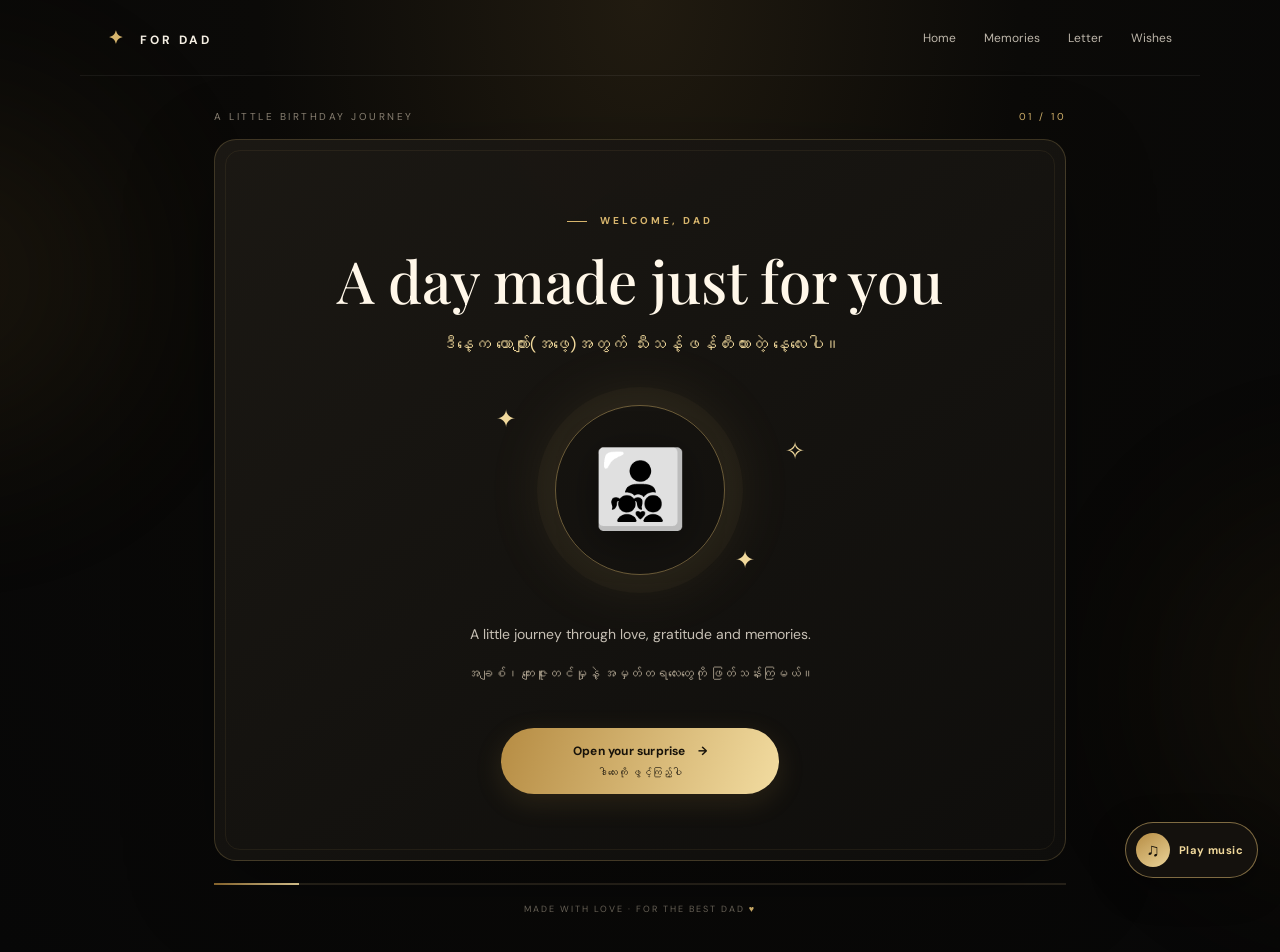
<file: index.html>
<!DOCTYPE html>
<html lang="en">
<head>
  <meta charset="UTF-8"><meta name="viewport" content="width=device-width, initial-scale=1.0">
  <meta name="theme-color" content="#090909"><title>Welcome, Dad | Dad's Birthday</title>
  <link rel="preconnect" href="https://fonts.googleapis.com"><link rel="preconnect" href="https://fonts.gstatic.com" crossorigin>
  <link href="https://fonts.googleapis.com/css2?family=DM+Sans:wght@400;500;600;700&family=Playfair+Display:wght@500;600;700&display=swap" rel="stylesheet">
  <link rel="stylesheet" href="style.css"><link rel="stylesheet" href="responsive.css">
  <script src="main.js" defer></script>
</head>
<body data-page="01">
  <div class="ambient ambient-one"></div><div class="ambient ambient-two"></div>
  <header class="topbar"><a class="brand" href="index.html"><span>✦</span> FOR DAD</a><button class="menu-toggle" aria-label="Toggle navigation" data-action="menu">☰</button><nav class="nav-links"><a href="index.html">Home</a><a href="memories.html">Memories</a><a href="letter.html">Letter</a><a href="wishes.html">Wishes</a></nav></header>
  <main class="page-shell">
    <div class="page-number">A LITTLE BIRTHDAY JOURNEY <span>01 / 10</span></div>
    <section class="content-card">
      <div class="eyebrow"><span></span> WELCOME, DAD</div>
      <h1>A day made just for you</h1><p class="myanmar lead-mm">ဒီနေ့က ယောကျ်ား(အဖေ့)အတွက် သီးသန့်ဖန်တီးထားတဲ့ နေ့လေးပါ။</p>
      <div class="hero-art"><div class="halo"></div><div class="dad-icon">👨‍👧‍👦</div><span class="spark s1">✦</span><span class="spark s2">✧</span><span class="spark s3">✦</span></div>
      <div class="copy-block"><p>A little journey through love, gratitude and memories.</p><p class="myanmar">အချစ်၊ ကျေးဇူးတင်မှုနဲ့ အမှတ်တရလေးတွေကို ဖြတ်သန်းကြမယ်။</p></div>
      <a class="gold-button next-button" href="gift.html">Open your surprise <span>→</span><small>ဒါလေးကို ဖွင့်ကြည့်ပါ</small></a>
    </section>
    <footer><div class="progress"><span style="width:10%"></span></div><p>MADE WITH LOVE · FOR THE BEST DAD <span>♥</span></p></footer>
  </main>
  <div class="toast" role="status" aria-live="polite"></div>
</body></html>
</file>
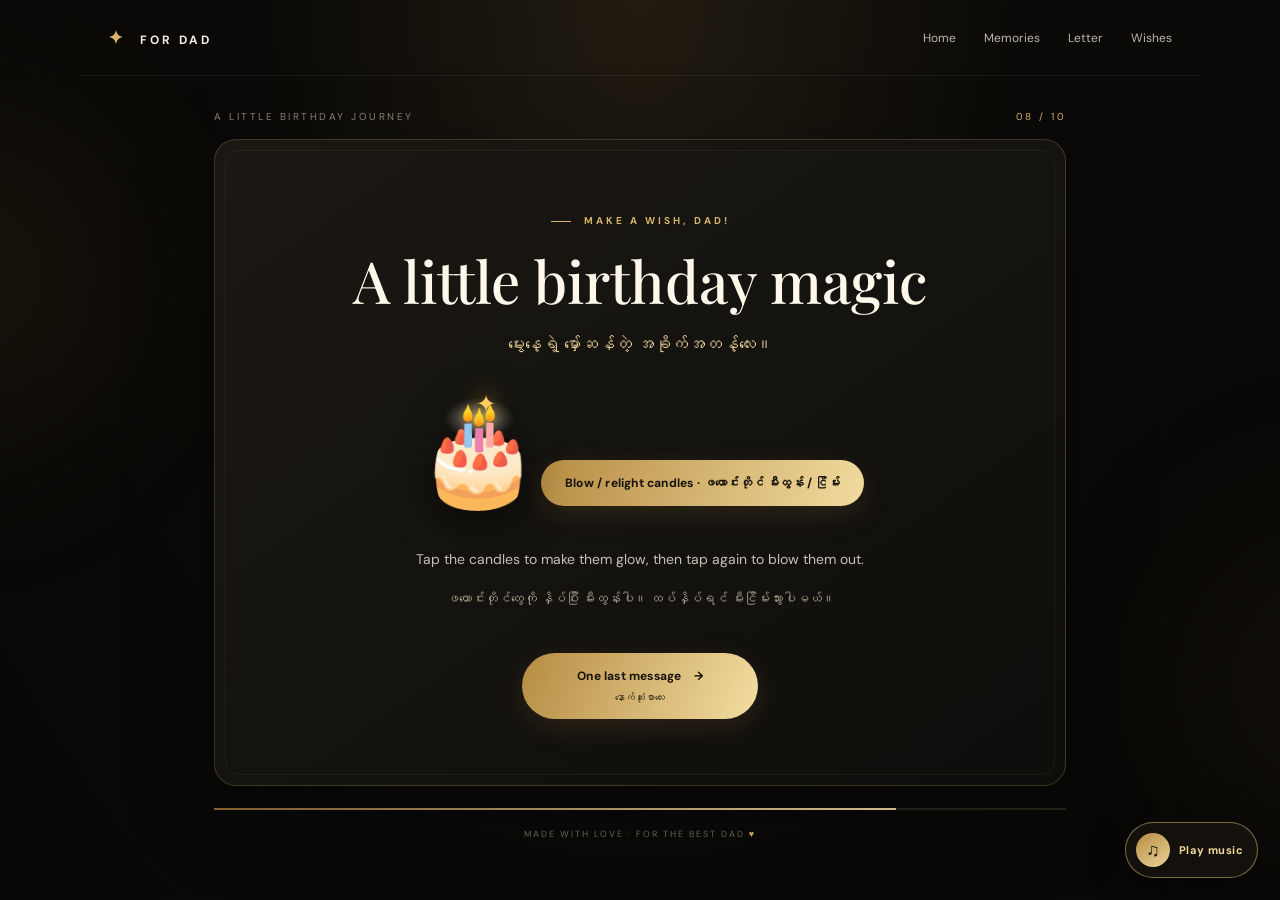
<file: cake.html>
<!DOCTYPE html>
<html lang="en">
<head>
  <meta charset="UTF-8"><meta name="viewport" content="width=device-width, initial-scale=1.0">
  <meta name="theme-color" content="#090909"><title>Make a wish, Dad! | Dad's Birthday</title>
  <link rel="preconnect" href="https://fonts.googleapis.com"><link rel="preconnect" href="https://fonts.gstatic.com" crossorigin>
  <link href="https://fonts.googleapis.com/css2?family=DM+Sans:wght@400;500;600;700&family=Playfair+Display:wght@500;600;700&display=swap" rel="stylesheet">
  <link rel="stylesheet" href="style.css"><link rel="stylesheet" href="responsive.css">
  <script src="main.js" defer></script>
</head>
<body data-page="08">
  <div class="ambient ambient-one"></div><div class="ambient ambient-two"></div>
  <header class="topbar"><a class="brand" href="index.html"><span>✦</span> FOR DAD</a><button class="menu-toggle" aria-label="Toggle navigation" data-action="menu">☰</button><nav class="nav-links"><a href="index.html">Home</a><a href="memories.html">Memories</a><a href="letter.html">Letter</a><a href="wishes.html">Wishes</a></nav></header>
  <main class="page-shell">
    <div class="page-number">A LITTLE BIRTHDAY JOURNEY <span>08 / 10</span></div>
    <section class="content-card">
      <div class="eyebrow"><span></span> MAKE A WISH, DAD!</div>
      <h1>A little birthday magic</h1><p class="myanmar lead-mm">မွေးနေ့ရဲ့ မှော်ဆန်တဲ့ အခိုက်အတန့်လေး။</p>
      <div class="cake-area"><div class="cake">🎂<span class="flame" data-flame>✦</span></div><button class="gold-button" data-action="candles">Blow / relight candles · ဖယောင်းတိုင် မီးထွန်း / ငြိမ်း</button><p class="reveal hidden" data-cake-message>Make a wish, Dad! မွေးနေ့ဆုတောင်းလေး ပြုလုပ်လိုက်ပါအုန်း။</p></div>
      <div class="copy-block"><p>Tap the candles to make them glow, then tap again to blow them out.</p><p class="myanmar">ဖယောင်းတိုင်တွေကို နှိပ်ပြီး မီးထွန်းပါ။ ထပ်နှိပ်ရင် မီးငြိမ်းသွားပါမယ်။</p></div>
      <a class="gold-button next-button" href="promise.html">One last message <span>→</span><small>နောက်ဆုံးစာလေး</small></a>
    </section>
    <footer><div class="progress"><span style="width:80%"></span></div><p>MADE WITH LOVE · FOR THE BEST DAD <span>♥</span></p></footer>
  </main>
  <div class="toast" role="status" aria-live="polite"></div>
</body></html>
</file>
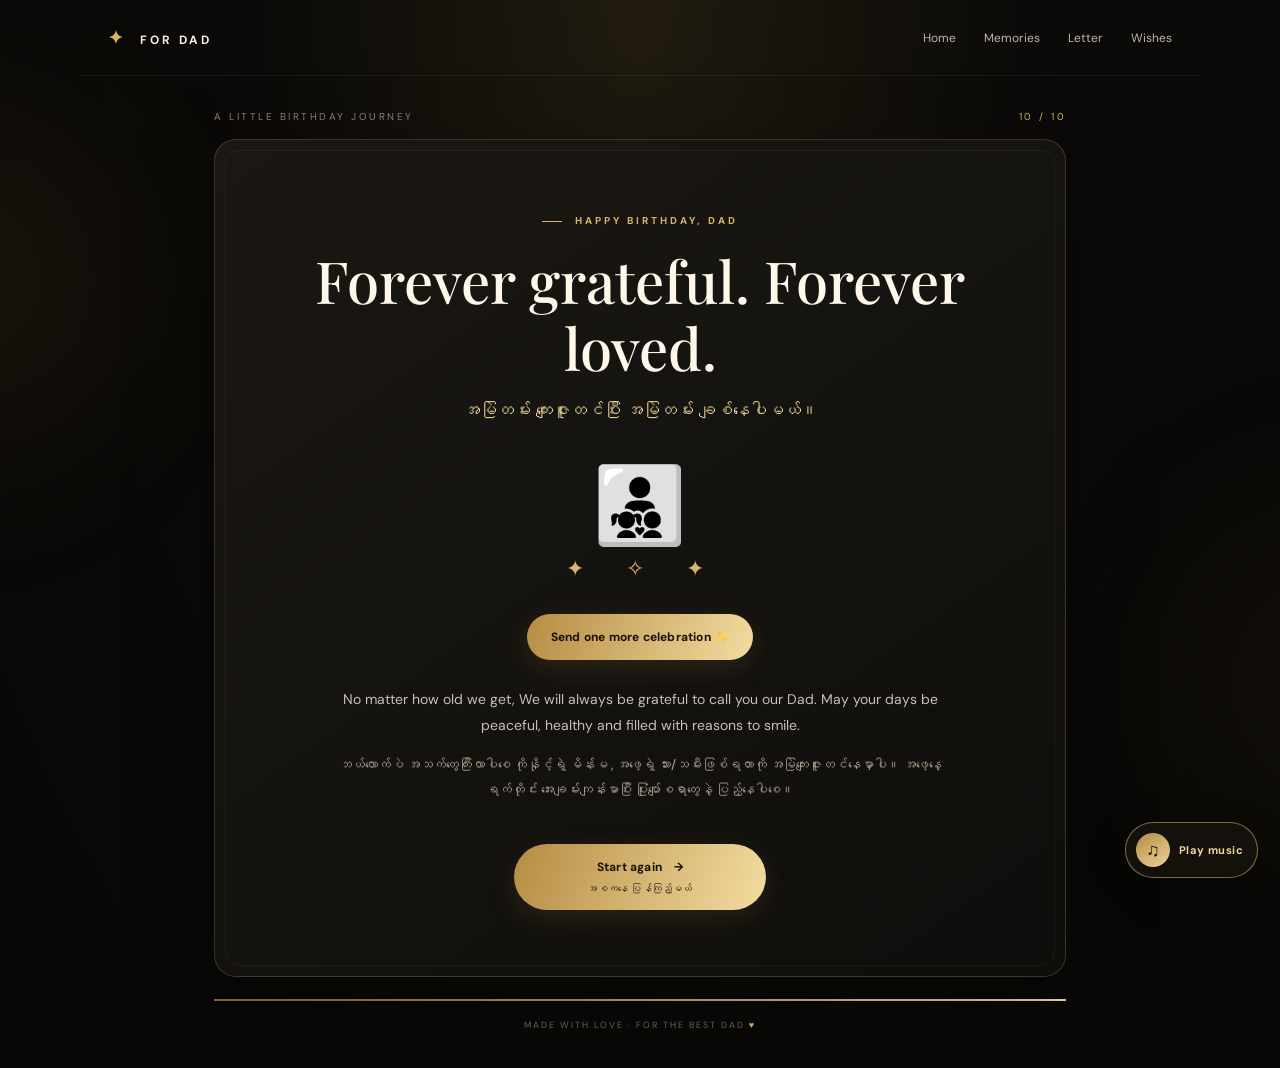
<file: final.html>
<!DOCTYPE html>
<html lang="en">
<head>
  <meta charset="UTF-8"><meta name="viewport" content="width=device-width, initial-scale=1.0">
  <meta name="theme-color" content="#090909"><title>Happy Birthday, Dad | Dad's Birthday</title>
  <link rel="preconnect" href="https://fonts.googleapis.com"><link rel="preconnect" href="https://fonts.gstatic.com" crossorigin>
  <link href="https://fonts.googleapis.com/css2?family=DM+Sans:wght@400;500;600;700&family=Playfair+Display:wght@500;600;700&display=swap" rel="stylesheet">
  <link rel="stylesheet" href="style.css"><link rel="stylesheet" href="responsive.css">
  <script src="main.js" defer></script>
</head>
<body data-page="10">
  <div class="ambient ambient-one"></div><div class="ambient ambient-two"></div>
  <header class="topbar"><a class="brand" href="index.html"><span>✦</span> FOR DAD</a><button class="menu-toggle" aria-label="Toggle navigation" data-action="menu">☰</button><nav class="nav-links"><a href="index.html">Home</a><a href="memories.html">Memories</a><a href="letter.html">Letter</a><a href="wishes.html">Wishes</a></nav></header>
  <main class="page-shell">
    <div class="page-number">A LITTLE BIRTHDAY JOURNEY <span>10 / 10</span></div>
    <section class="content-card">
      <div class="eyebrow"><span></span> HAPPY BIRTHDAY, DAD</div>
      <h1>Forever grateful. Forever loved.</h1><p class="myanmar lead-mm">အမြဲတမ်း ကျေးဇူးတင်ပြီး အမြဲတမ်း ချစ်နေပါမယ်။</p>
      <div class="final-art">👨‍👧‍👦<div class="orbit">✦　✧　✦</div></div><button class="gold-button" data-action="confetti">Send one more celebration ✨</button>
      <div class="copy-block"><p>No matter how old we get, We will always be grateful to call you our Dad. May your days be peaceful, healthy and filled with reasons to smile.</p><p class="myanmar">ဘယ်လောက်ပဲ အသက်တွေကြီးလာပါစေ ကိုနိုင့်ရဲ့ မိန်းမ , အဖေ့ရဲ့  သား/သမီးဖြစ်ရတာကို အမြဲကျေးဇူးတင်နေမှာပါ။ အဖေ့နေ့ရက်တိုင်း အေးချမ်းကျန်းမာပြီး ပြုံးပျော်စရာတွေနဲ့ ပြည့်နေပါစေ။</p></div>
      <a class="gold-button next-button" href="index.html">Start again <span>→</span><small>အစကနေ ပြန်ကြည့်မယ်</small></a>
    </section>
    <footer><div class="progress"><span style="width:100%"></span></div><p>MADE WITH LOVE · FOR THE BEST DAD <span>♥</span></p></footer>
  </main>
  <div class="toast" role="status" aria-live="polite"></div>
</body></html>
</file>
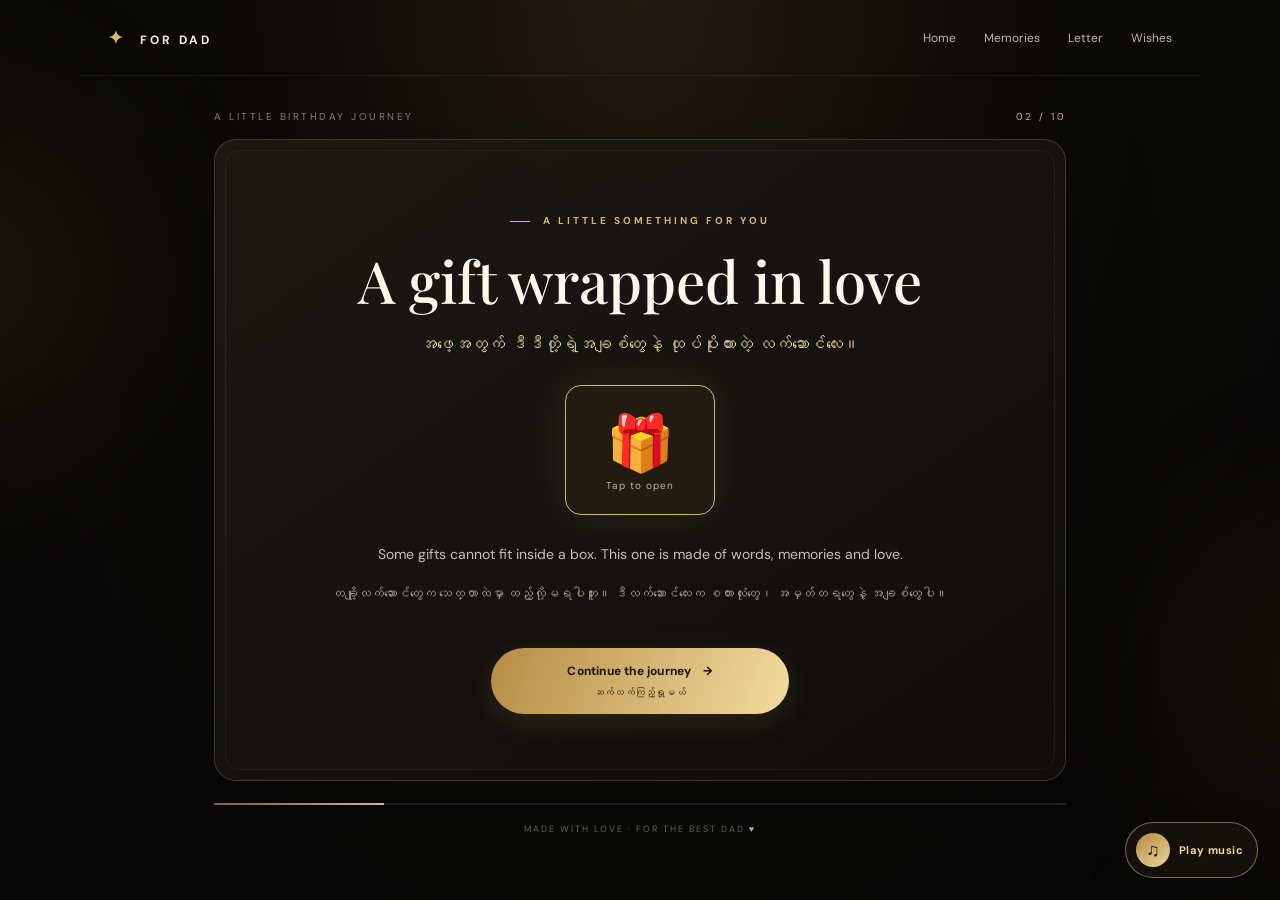
<file: gift.html>
<!DOCTYPE html>
<html lang="en">
<head>
  <meta charset="UTF-8"><meta name="viewport" content="width=device-width, initial-scale=1.0">
  <meta name="theme-color" content="#090909"><title>A little something for you | Dad's Birthday</title>
  <link rel="preconnect" href="https://fonts.googleapis.com"><link rel="preconnect" href="https://fonts.gstatic.com" crossorigin>
  <link href="https://fonts.googleapis.com/css2?family=DM+Sans:wght@400;500;600;700&family=Playfair+Display:wght@500;600;700&display=swap" rel="stylesheet">
  <link rel="stylesheet" href="style.css"><link rel="stylesheet" href="responsive.css">
  <script src="main.js" defer></script>
</head>
<body data-page="02">
  <div class="ambient ambient-one"></div><div class="ambient ambient-two"></div>
  <header class="topbar"><a class="brand" href="index.html"><span>✦</span> FOR DAD</a><button class="menu-toggle" aria-label="Toggle navigation" data-action="menu">☰</button><nav class="nav-links"><a href="index.html">Home</a><a href="memories.html">Memories</a><a href="letter.html">Letter</a><a href="wishes.html">Wishes</a></nav></header>
  <main class="page-shell">
    <div class="page-number">A LITTLE BIRTHDAY JOURNEY <span>02 / 10</span></div>
    <section class="content-card">
      <div class="eyebrow"><span></span> A LITTLE SOMETHING FOR YOU</div>
      <h1>A gift wrapped in love</h1><p class="myanmar lead-mm">အဖေ့အတွက် ဒီဒီတို့ရဲ့အချစ်တွေနဲ့ ထုပ်ပိုးထားတဲ့ လက်ဆောင်လေး။</p>
      <button class="gift-box" data-action="gift" aria-label="Open gift"><span>🎁</span><small>Tap to open</small></button><p class="reveal hidden" data-gift-message>For the person who has given me so much: a little reminder that you are loved. <br><span>အများကြီးပေးဆပ်ခဲ့တဲ့ အဖေ့အတွက် — အဖေ့ကို အရမ်းချစ်ခင်တန်ဖိုးထားပါတယ်။</span></p>
      <div class="copy-block"><p>Some gifts cannot fit inside a box. This one is made of words, memories and love.</p><p class="myanmar">တချို့လက်ဆောင်တွေက သေတ္တာထဲမှာ ထည့်လို့မရပါဘူး။ ဒီလက်ဆောင်လေးက စကားလုံးတွေ၊ အမှတ်တရတွေနဲ့ အချစ်တွေပါ။</p></div>
      <a class="gold-button next-button" href="memories.html">Continue the journey <span>→</span><small>ဆက်လက်ကြည့်ရှုမယ်</small></a>
    </section>
    <footer><div class="progress"><span style="width:20%"></span></div><p>MADE WITH LOVE · FOR THE BEST DAD <span>♥</span></p></footer>
  </main>
  <div class="toast" role="status" aria-live="polite"></div>
</body></html>
</file>
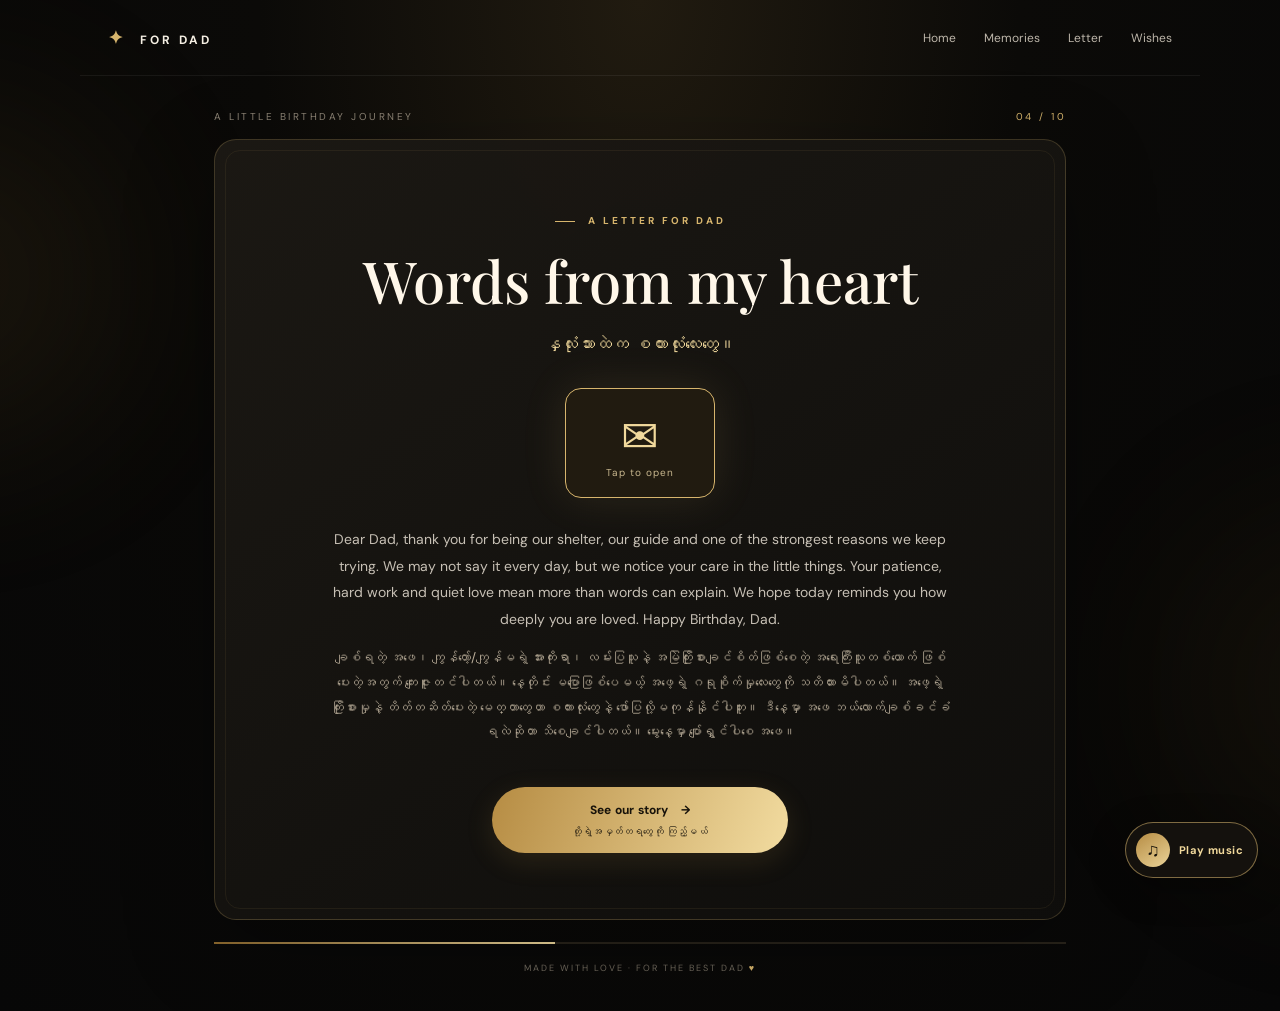
<file: letter.html>
<!DOCTYPE html>
<html lang="en">
<head>
  <meta charset="UTF-8"><meta name="viewport" content="width=device-width, initial-scale=1.0">
  <meta name="theme-color" content="#090909"><title>A letter for Dad | Dad's Birthday</title>
  <link rel="preconnect" href="https://fonts.googleapis.com"><link rel="preconnect" href="https://fonts.gstatic.com" crossorigin>
  <link href="https://fonts.googleapis.com/css2?family=DM+Sans:wght@400;500;600;700&family=Playfair+Display:wght@500;600;700&display=swap" rel="stylesheet">
  <link rel="stylesheet" href="style.css"><link rel="stylesheet" href="responsive.css">
  <script src="main.js" defer></script>
</head>
<body data-page="04">
  <div class="ambient ambient-one"></div><div class="ambient ambient-two"></div>
  <header class="topbar"><a class="brand" href="index.html"><span>✦</span> FOR DAD</a><button class="menu-toggle" aria-label="Toggle navigation" data-action="menu">☰</button><nav class="nav-links"><a href="index.html">Home</a><a href="memories.html">Memories</a><a href="letter.html">Letter</a><a href="wishes.html">Wishes</a></nav></header>
  <main class="page-shell">
    <div class="page-number">A LITTLE BIRTHDAY JOURNEY <span>04 / 10</span></div>
    <section class="content-card">
      <div class="eyebrow"><span></span> A LETTER FOR DAD</div>
      <h1>Words from my heart</h1><p class="myanmar lead-mm">နှလုံးသားထဲက စကားလုံးလေးတွေ။</p>
      <div class="letter-wrap"><button class="envelope" data-action="letter"><span>✉</span><small>Tap to open</small></button><article class="letter hidden" data-letter><h3>Dear Dad,</h3><p>Thank you for every sacrifice, every lesson and every quiet moment of support. We hope we can return even a little of the love you have always given me.</p><p>အဖေ့ရဲ့ ပေးဆပ်မှုတိုင်း၊ သင်ပေးခဲ့တဲ့ သင်ခန်းစာတိုင်းနဲ့ အားပေးမှုတိုင်းအတွက် ကျေးဇူးတင်ပါတယ်။ အဖေ ပေးခဲ့တဲ့ မေတ္တာတွေထဲက အနည်းငယ်ကိုတောင် ပြန်လည်ပေးဆပ်နိုင်သူ ဖြစ်ချင်ပါတယ်။</p><strong>With all my love ❤️</strong></article></div>
      <div class="copy-block"><p>Dear Dad, thank you for being our shelter, our guide and one of the strongest reasons we keep trying. We may not say it every day, but we notice your care in the little things. Your patience, hard work and quiet love mean more than words can explain. We hope today reminds you how deeply you are loved. Happy Birthday, Dad.</p><p class="myanmar">ချစ်ရတဲ့ အဖေ၊ ကျွန်တော့်/ကျွန်မရဲ့ အားကိုးရာ၊ လမ်းပြသူနဲ့ အမြဲကြိုးစားချင်စိတ်ဖြစ်စေတဲ့ အရေးကြီးသူတစ်ယောက် ဖြစ်ပေးတဲ့အတွက် ကျေးဇူးတင်ပါတယ်။ နေ့တိုင်း မပြောဖြစ်ပေမယ့် အဖေ့ရဲ့ ဂရုစိုက်မှုလေးတွေကို သတိထားမိပါတယ်။ အဖေ့ရဲ့ ကြိုးစားမှုနဲ့ တိတ်တဆိတ်ပေးတဲ့ မေတ္တာတွေဟာ စကားလုံးတွေနဲ့ ဖော်ပြလို့မကုန်နိုင်ပါဘူး။ ဒီနေ့မှာ အဖေ ဘယ်လောက်ချစ်ခင်ခံရလဲဆိုတာ သိစေချင်ပါတယ်။ မွေးနေ့မှာ ပျော်ရွှင်ပါစေ အဖေ။</p></div>
      <a class="gold-button next-button" href="timeline.html">See our story <span>→</span><small>တို့ရဲ့အမှတ်တရတွေကို ကြည့်မယ်</small></a>
    </section>
    <footer><div class="progress"><span style="width:40%"></span></div><p>MADE WITH LOVE · FOR THE BEST DAD <span>♥</span></p></footer>
  </main>
  <div class="toast" role="status" aria-live="polite"></div>
</body></html>
</file>
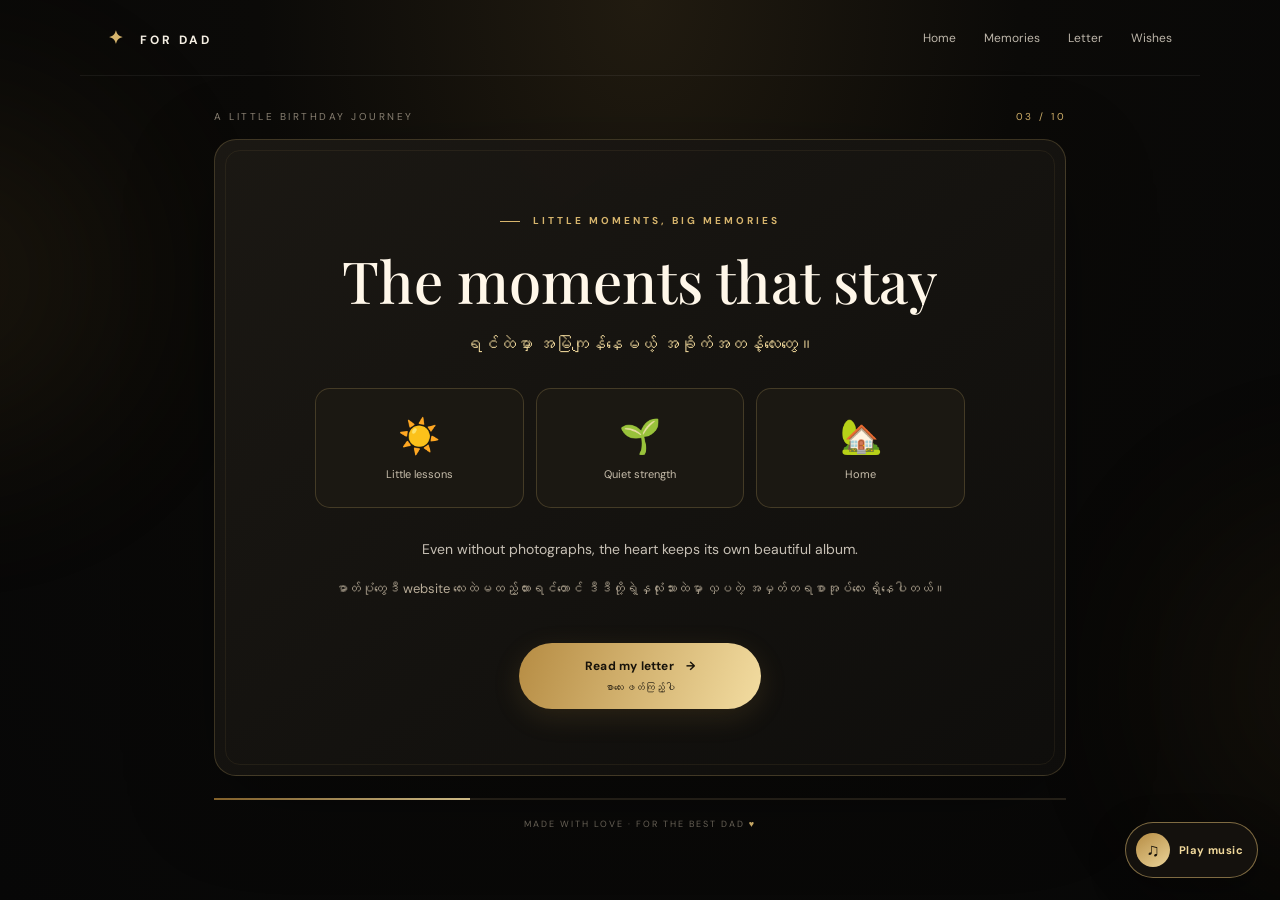
<file: memories.html>
<!DOCTYPE html>
<html lang="en">
<head>
  <meta charset="UTF-8"><meta name="viewport" content="width=device-width, initial-scale=1.0">
  <meta name="theme-color" content="#090909"><title>Little moments, big memories | Dad's Birthday</title>
  <link rel="preconnect" href="https://fonts.googleapis.com"><link rel="preconnect" href="https://fonts.gstatic.com" crossorigin>
  <link href="https://fonts.googleapis.com/css2?family=DM+Sans:wght@400;500;600;700&family=Playfair+Display:wght@500;600;700&display=swap" rel="stylesheet">
  <link rel="stylesheet" href="style.css"><link rel="stylesheet" href="responsive.css">
  <script src="main.js" defer></script>
</head>
<body data-page="03">
  <div class="ambient ambient-one"></div><div class="ambient ambient-two"></div>
  <header class="topbar"><a class="brand" href="index.html"><span>✦</span> FOR DAD</a><button class="menu-toggle" aria-label="Toggle navigation" data-action="menu">☰</button><nav class="nav-links"><a href="index.html">Home</a><a href="memories.html">Memories</a><a href="letter.html">Letter</a><a href="wishes.html">Wishes</a></nav></header>
  <main class="page-shell">
    <div class="page-number">A LITTLE BIRTHDAY JOURNEY <span>03 / 10</span></div>
    <section class="content-card">
      <div class="eyebrow"><span></span> LITTLE MOMENTS, BIG MEMORIES</div>
      <h1>The moments that stay</h1><p class="myanmar lead-mm">ရင်ထဲမှာ အမြဲကျန်နေမယ့် အခိုက်အတန့်လေးတွေ။</p>
      <div class="memory-grid"><button class="memory-tile" data-reveal="Your gentle advice stays with me. | အဖေ့ရဲ့ လမ်းညွှန်ပေးခဲ့ဘူးတယ့်အကြံဉာဏ်ကောင်းတွေကို အမြဲသတိရနေပါတယ်။">☀️<small>Little lessons</small></button><button class="memory-tile" data-reveal="Your hard work taught me not to give up. | အဖေ့ရဲ့ ကြိုးစားမှုတွေက ဒီဒီတို့ကိုဘယ်အလုပ်ဘဲလုပ်လုပ် လွယ်လွယ်နဲ့လက်မလျှော့ဖို့ သင်ပေးခဲ့တယ်။">🌱<small>Quiet strength</small></button><button class="memory-tile" data-reveal="Your care makes ordinary days feel safe. | အဖေ့ရဲ့ ဂရုစိုက်မှုကြောင့် နေ့ရိုးရိုးလေးတွေတောင် လုံခြုံနွေးထွေးပါတယ်။">🏡<small>Home</small></button></div><p class="reveal hidden" data-reveal-output></p>
      <div class="copy-block"><p>Even without photographs, the heart keeps its own beautiful album.</p><p class="myanmar">ဓာတ်ပုံတွေဒီ website ‌လေးထဲမထည့်ထားရင်တောင် ဒီဒီတို့ရဲ့နှလုံးသားထဲမှာ လှပတဲ့ အမှတ်တရစာအုပ်လေး ရှိနေပါတယ်။</p></div>
      <a class="gold-button next-button" href="letter.html">Read my letter <span>→</span><small>စာလေးဖတ်ကြည့်ပါ</small></a>
    </section>
    <footer><div class="progress"><span style="width:30%"></span></div><p>MADE WITH LOVE · FOR THE BEST DAD <span>♥</span></p></footer>
  </main>
  <div class="toast" role="status" aria-live="polite"></div>
</body></html>
</file>
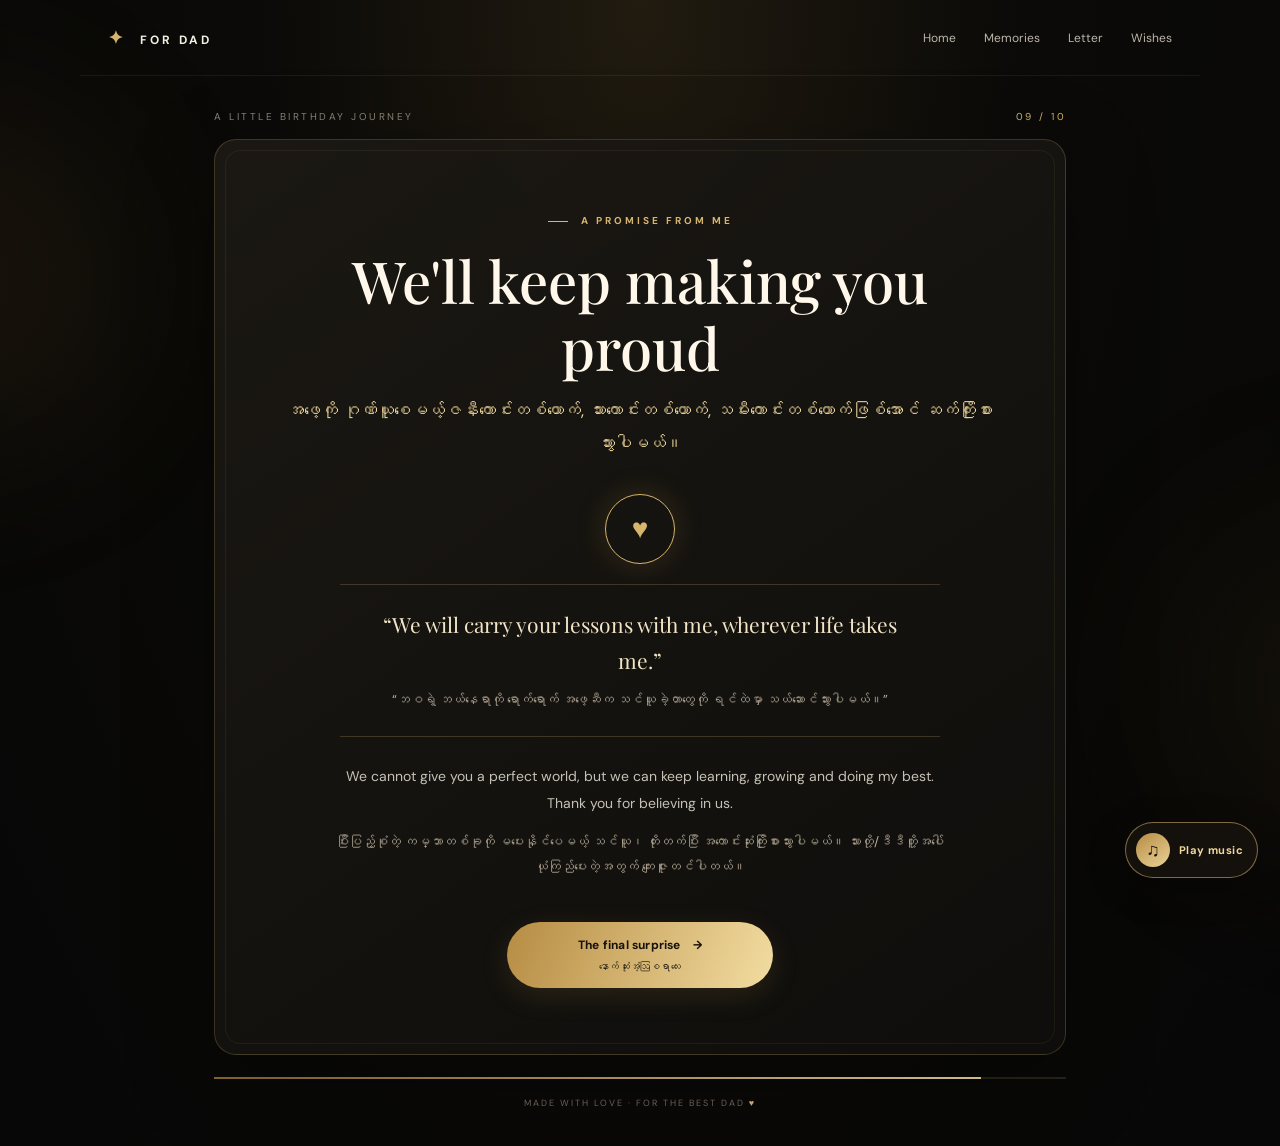
<file: promise.html>
<!DOCTYPE html>
<html lang="en">
<head>
  <meta charset="UTF-8"><meta name="viewport" content="width=device-width, initial-scale=1.0">
  <meta name="theme-color" content="#090909"><title>A promise from me | Dad's Birthday</title>
  <link rel="preconnect" href="https://fonts.googleapis.com"><link rel="preconnect" href="https://fonts.gstatic.com" crossorigin>
  <link href="https://fonts.googleapis.com/css2?family=DM+Sans:wght@400;500;600;700&family=Playfair+Display:wght@500;600;700&display=swap" rel="stylesheet">
  <link rel="stylesheet" href="style.css"><link rel="stylesheet" href="responsive.css">
  <script src="main.js" defer></script>
</head>
<body data-page="09">
  <div class="ambient ambient-one"></div><div class="ambient ambient-two"></div>
  <header class="topbar"><a class="brand" href="index.html"><span>✦</span> FOR DAD</a><button class="menu-toggle" aria-label="Toggle navigation" data-action="menu">☰</button><nav class="nav-links"><a href="index.html">Home</a><a href="memories.html">Memories</a><a href="letter.html">Letter</a><a href="wishes.html">Wishes</a></nav></header>
  <main class="page-shell">
    <div class="page-number">A LITTLE BIRTHDAY JOURNEY <span>09 / 10</span></div>
    <section class="content-card">
      <div class="eyebrow"><span></span> A PROMISE FROM ME</div>
      <h1>We'll keep making you proud</h1><p class="myanmar lead-mm">အဖေ့ကို ဂုဏ်ယူစေမယ့်ဇနီးကောင်းတစ်ယောက်, သားကောင်းတစ်ယောက်, သမီးကောင်းတစ်ယောက်ဖြစ်အောင် ဆက်ကြိုးစားသွားပါမယ်။</p>
      <div class="promise-seal">♥</div><blockquote>“We will carry your lessons with me, wherever life takes me.”<br><span>“ဘဝရဲ့ ဘယ်နေရာကို ရောက်ရောက် အဖေ့ဆီက သင်ယူခဲ့တာတွေကို ရင်ထဲမှာ သယ်ဆောင်သွားပါမယ်။”</span></blockquote>
      <div class="copy-block"><p>We cannot give you a perfect world, but we can keep learning, growing and doing my best. Thank you for believing in us.</p><p class="myanmar">ပြီးပြည့်စုံတဲ့ ကမ္ဘာတစ်ခုကို မပေးနိုင်ပေမယ့် သင်ယူ၊ တိုးတက်ပြီး အကောင်းဆုံးကြိုးစားသွားပါမယ်။ သားတို့/ဒီဒီတိူ့အပေါ် ယုံကြည်ပေးတဲ့အတွက် ကျေးဇူးတင်ပါတယ်။</p></div>
      <a class="gold-button next-button" href="final.html">The final surprise <span>→</span><small>နောက်ဆုံးအံ့ဩစရာလေး</small></a>
    </section>
    <footer><div class="progress"><span style="width:90%"></span></div><p>MADE WITH LOVE · FOR THE BEST DAD <span>♥</span></p></footer>
  </main>
  <div class="toast" role="status" aria-live="polite"></div>
</body></html>
</file>
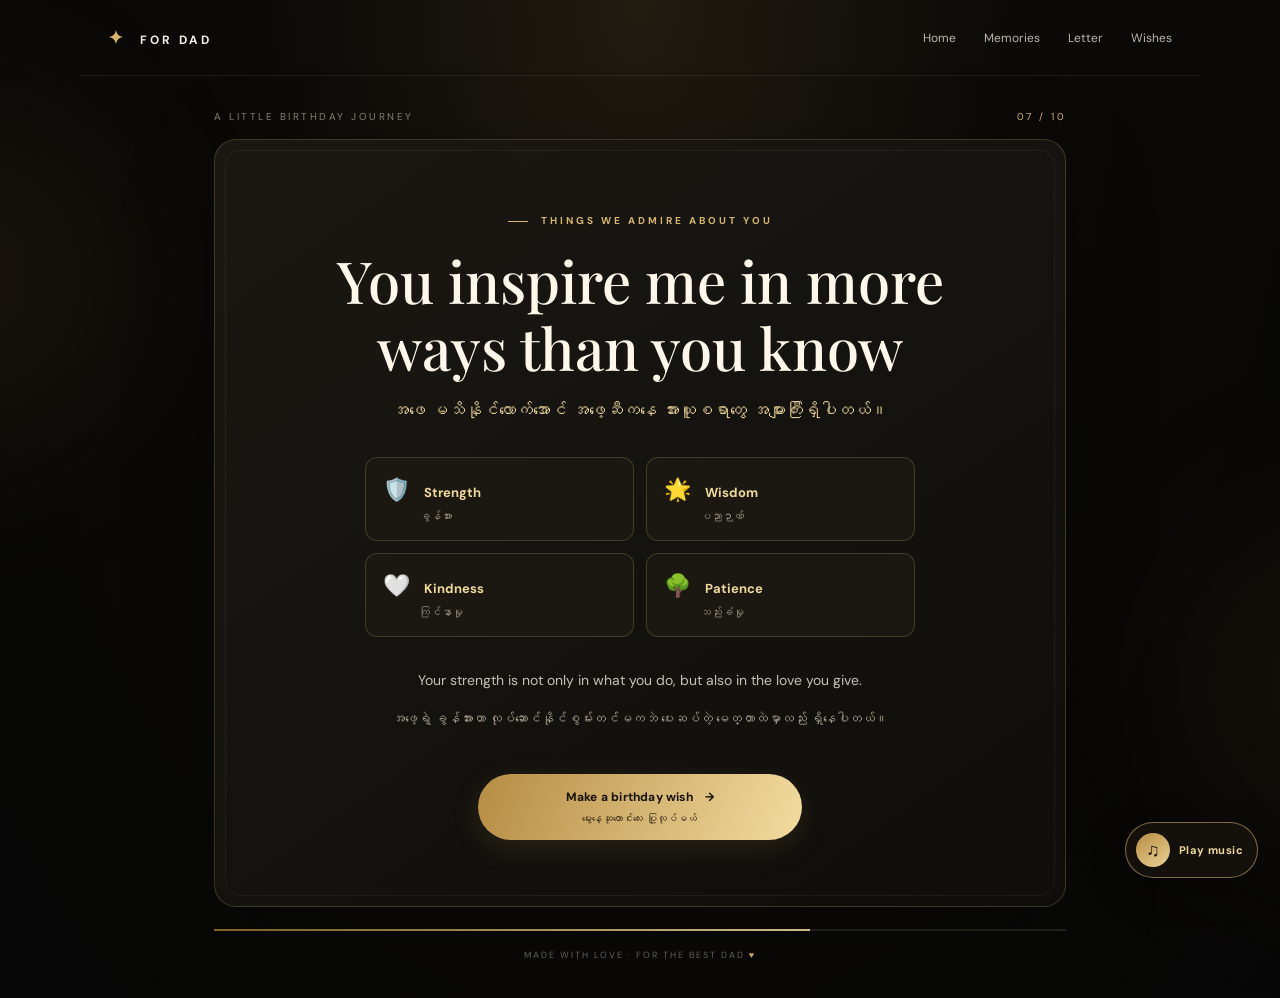
<file: qualities.html>
<!DOCTYPE html>
<html lang="en">
<head>
  <meta charset="UTF-8"><meta name="viewport" content="width=device-width, initial-scale=1.0">
  <meta name="theme-color" content="#090909"><title>Things we admire about you | Dad's Birthday</title>
  <link rel="preconnect" href="https://fonts.googleapis.com"><link rel="preconnect" href="https://fonts.gstatic.com" crossorigin>
  <link href="https://fonts.googleapis.com/css2?family=DM+Sans:wght@400;500;600;700&family=Playfair+Display:wght@500;600;700&display=swap" rel="stylesheet">
  <link rel="stylesheet" href="style.css"><link rel="stylesheet" href="responsive.css">
  <script src="main.js" defer></script>
</head>
<body data-page="07">
  <div class="ambient ambient-one"></div><div class="ambient ambient-two"></div>
  <header class="topbar"><a class="brand" href="index.html"><span>✦</span> FOR DAD</a><button class="menu-toggle" aria-label="Toggle navigation" data-action="menu">☰</button><nav class="nav-links"><a href="index.html">Home</a><a href="memories.html">Memories</a><a href="letter.html">Letter</a><a href="wishes.html">Wishes</a></nav></header>
  <main class="page-shell">
    <div class="page-number">A LITTLE BIRTHDAY JOURNEY <span>07 / 10</span></div>
    <section class="content-card">
      <div class="eyebrow"><span></span> THINGS WE ADMIRE ABOUT YOU</div>
      <h1>You inspire me in more ways than you know</h1><p class="myanmar lead-mm">အဖေ မသိနိုင်လောက်အောင် အဖေ့ဆီကနေ အားယူစရာတွေ အများကြီးရှိပါတယ်။</p>
      <div class="quality-list"><div>🛡️ <b>Strength</b><span>ခွန်အား</span></div><div>🌟 <b>Wisdom</b><span>ပညာဉာဏ်</span></div><div>🤍 <b>Kindness</b><span>ကြင်နာမှု</span></div><div>🌳 <b>Patience</b><span>သည်းခံမှု</span></div></div>
      <div class="copy-block"><p>Your strength is not only in what you do, but also in the love you give.</p><p class="myanmar">အဖေ့ရဲ့ ခွန်အားဟာ လုပ်ဆောင်နိုင်စွမ်းတင်မကဘဲ ပေးဆပ်တဲ့ မေတ္တာထဲမှာလည်း ရှိနေပါတယ်။</p></div>
      <a class="gold-button next-button" href="cake.html">Make a birthday wish <span>→</span><small>မွေးနေ့ဆုတောင်းလေး ပြုလုပ်မယ်</small></a>
    </section>
    <footer><div class="progress"><span style="width:70%"></span></div><p>MADE WITH LOVE · FOR THE BEST DAD <span>♥</span></p></footer>
  </main>
  <div class="toast" role="status" aria-live="polite"></div>
</body></html>
</file>
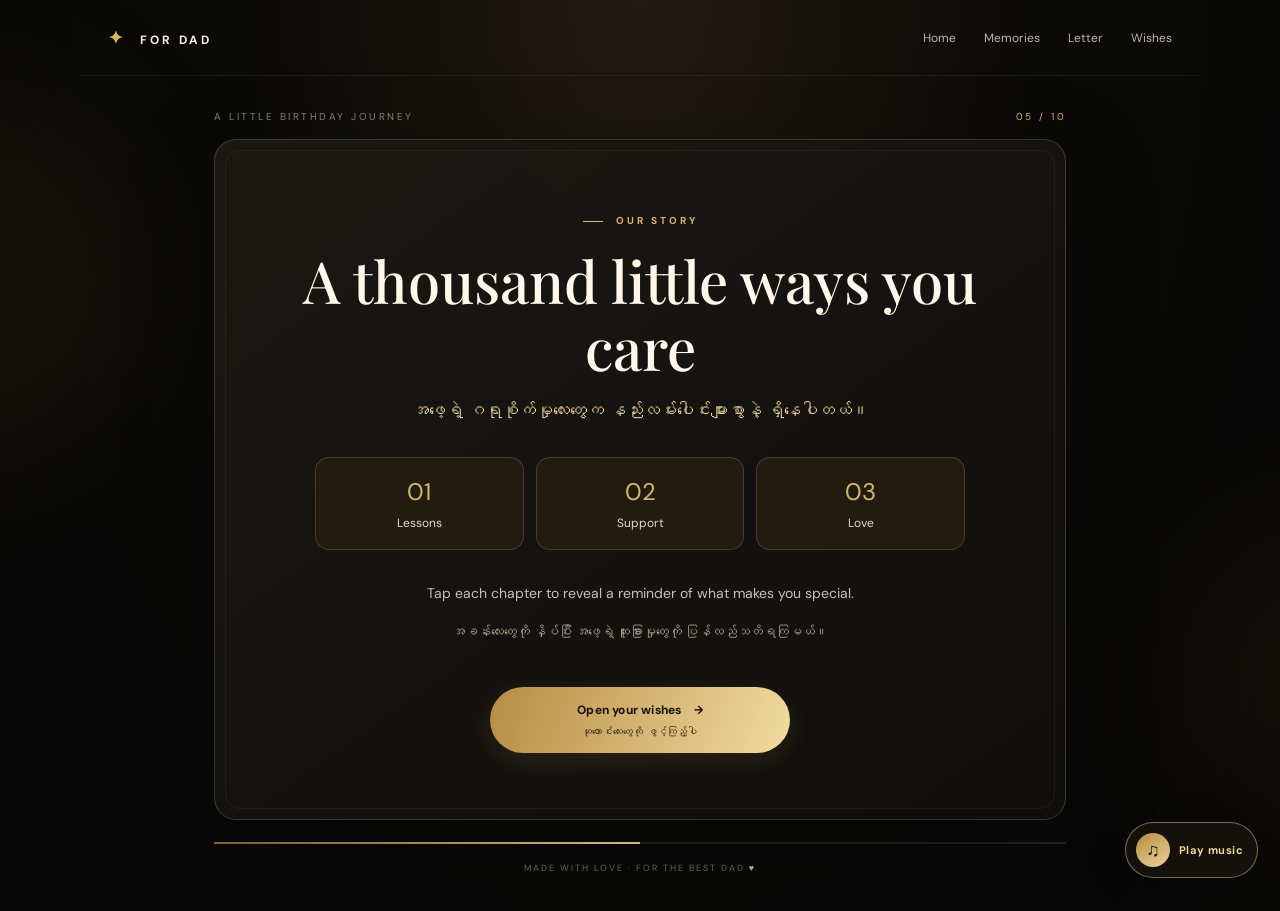
<file: timeline.html>
<!DOCTYPE html>
<html lang="en">
<head>
  <meta charset="UTF-8"><meta name="viewport" content="width=device-width, initial-scale=1.0">
  <meta name="theme-color" content="#090909"><title>Our story | Dad's Birthday</title>
  <link rel="preconnect" href="https://fonts.googleapis.com"><link rel="preconnect" href="https://fonts.gstatic.com" crossorigin>
  <link href="https://fonts.googleapis.com/css2?family=DM+Sans:wght@400;500;600;700&family=Playfair+Display:wght@500;600;700&display=swap" rel="stylesheet">
  <link rel="stylesheet" href="style.css"><link rel="stylesheet" href="responsive.css">
  <script src="main.js" defer></script>
</head>
<body data-page="05">
  <div class="ambient ambient-one"></div><div class="ambient ambient-two"></div>
  <header class="topbar"><a class="brand" href="index.html"><span>✦</span> FOR DAD</a><button class="menu-toggle" aria-label="Toggle navigation" data-action="menu">☰</button><nav class="nav-links"><a href="index.html">Home</a><a href="memories.html">Memories</a><a href="letter.html">Letter</a><a href="wishes.html">Wishes</a></nav></header>
  <main class="page-shell">
    <div class="page-number">A LITTLE BIRTHDAY JOURNEY <span>05 / 10</span></div>
    <section class="content-card">
      <div class="eyebrow"><span></span> OUR STORY</div>
      <h1>A thousand little ways you care</h1><p class="myanmar lead-mm">အဖေ့ရဲ့ ဂရုစိုက်မှုလေးတွေက နည်းလမ်းပေါင်းများစွာနဲ့ ရှိနေပါတယ်။</p>
      <div class="timeline"><button data-reveal="You taught us by example. | အဖေ့ရဲ့ လုပ်ရပ်တွေကနေ သင်ယူခဲ့ရပါတယ်။">01 <span>Lessons</span></button><button data-reveal="You stood beside us when we needed support. | လိုအပ်တဲ့အချိန်တိုင်း အနားမှာ ရှိပေးခဲ့ပါတယ်။">02 <span>Support</span></button><button data-reveal="You made our family feel cared for. | မိသားစုကို အမြဲဂရုစိုက်ပေးခဲ့ပါတယ်။">03 <span>Love</span></button></div><p class="reveal hidden" data-reveal-output></p>
      <div class="copy-block"><p>Tap each chapter to reveal a reminder of what makes you special.</p><p class="myanmar">အခန်းလေးတွေကို နှိပ်ပြီး အဖေ့ရဲ့ ထူးခြားမှုတွေကို ပြန်လည်သတိရကြမယ်။</p></div>
      <a class="gold-button next-button" href="wishes.html">Open your wishes <span>→</span><small>ဆုတောင်းလေးတွေကို ဖွင့်ကြည့်ပါ</small></a>
    </section>
    <footer><div class="progress"><span style="width:50%"></span></div><p>MADE WITH LOVE · FOR THE BEST DAD <span>♥</span></p></footer>
  </main>
  <div class="toast" role="status" aria-live="polite"></div>
</body></html>
</file>
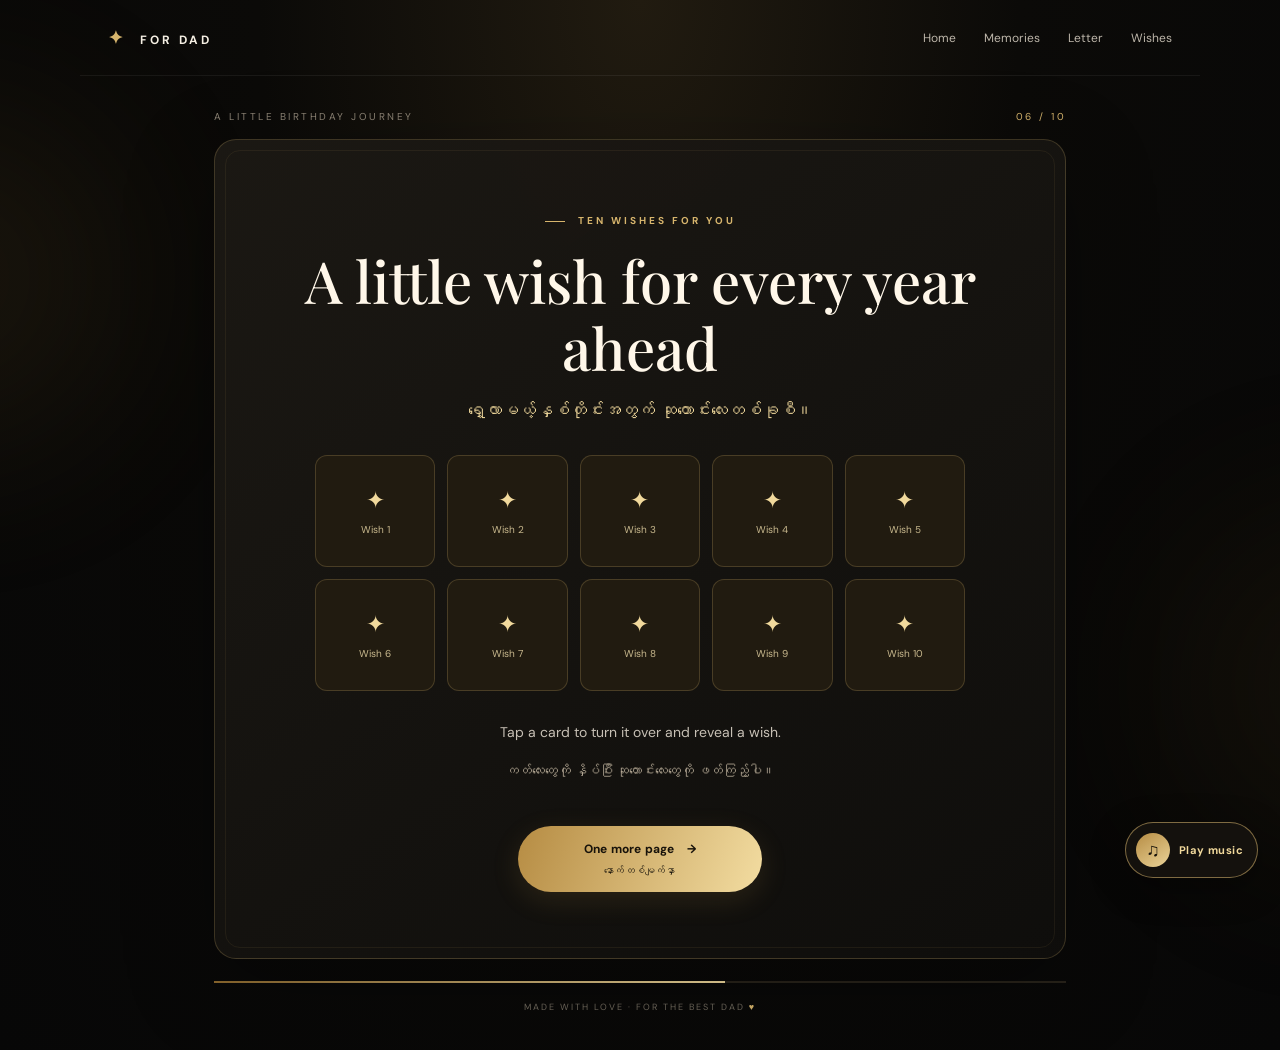
<file: wishes.html>
<!DOCTYPE html>
<html lang="en">
<head>
  <meta charset="UTF-8"><meta name="viewport" content="width=device-width, initial-scale=1.0">
  <meta name="theme-color" content="#090909"><title>Ten wishes for you | Dad's Birthday</title>
  <link rel="preconnect" href="https://fonts.googleapis.com"><link rel="preconnect" href="https://fonts.gstatic.com" crossorigin>
  <link href="https://fonts.googleapis.com/css2?family=DM+Sans:wght@400;500;600;700&family=Playfair+Display:wght@500;600;700&display=swap" rel="stylesheet">
  <link rel="stylesheet" href="style.css"><link rel="stylesheet" href="responsive.css">
  <script src="main.js" defer></script>
</head>
<body data-page="06">
  <div class="ambient ambient-one"></div><div class="ambient ambient-two"></div>
  <header class="topbar"><a class="brand" href="index.html"><span>✦</span> FOR DAD</a><button class="menu-toggle" aria-label="Toggle navigation" data-action="menu">☰</button><nav class="nav-links"><a href="index.html">Home</a><a href="memories.html">Memories</a><a href="letter.html">Letter</a><a href="wishes.html">Wishes</a></nav></header>
  <main class="page-shell">
    <div class="page-number">A LITTLE BIRTHDAY JOURNEY <span>06 / 10</span></div>
    <section class="content-card">
      <div class="eyebrow"><span></span> TEN WISHES FOR YOU</div>
      <h1>A little wish for every year ahead</h1><p class="myanmar lead-mm">ရှေ့လာမယ့်နှစ်တိုင်းအတွက် ဆုတောင်းလေးတစ်ခုစီ။</p>
      <div class="wish-grid"><button class="wish-card" data-flip><span class="wish-front">✦<small>Wish 1</small></span><span class="wish-back">Good health, every day. | နေ့ရက်တိုင်း ကျန်းမာပါစေ။</span></button><button class="wish-card" data-flip><span class="wish-front">✦<small>Wish 2</small></span><span class="wish-back">Peace in your heart. | စိတ်ချမ်းသာပါစေ။</span></button><button class="wish-card" data-flip><span class="wish-front">✦<small>Wish 3</small></span><span class="wish-back">More reasons to smile. | ပြုံးပျော်စရာတွေ ပိုများပါစေ။</span></button><button class="wish-card" data-flip><span class="wish-front">✦<small>Wish 4</small></span><span class="wish-back">Dreams that come true. | ဆန္ဒတွေ ပြည့်ဝပါစေ။</span></button><button class="wish-card" data-flip><span class="wish-front">✦<small>Wish 5</small></span><span class="wish-back">Time to rest and enjoy. | အနားယူပျော်ရွှင်ချိန်တွေ ရပါစေ။</span></button><button class="wish-card" data-flip><span class="wish-front">✦<small>Wish 6</small></span><span class="wish-back">Love surrounding you. | ချစ်ခင်သူတွေနဲ့ ဝန်းရံခံရပါစေ။</span></button><button class="wish-card" data-flip><span class="wish-front">✦<small>Wish 7</small></span><span class="wish-back">Success in every step. | ခြေလှမ်းတိုင်း အောင်မြင်ပါစေ။</span></button><button class="wish-card" data-flip><span class="wish-front">✦<small>Wish 8</small></span><span class="wish-back">Calm and happy days. | အေးချမ်းပျော်ရွှင်တဲ့နေ့ရက်တွေ ပိုင်ဆိုင်ပါစေ။</span></button><button class="wish-card" data-flip><span class="wish-front">✦<small>Wish 9</small></span><span class="wish-back">New adventures. | အတွေ့အကြုံသစ်ကောင်းတွေ ရပါစေ။</span></button><button class="wish-card" data-flip><span class="wish-front">✦<small>Wish 10</small></span><span class="wish-back">A beautiful year ahead. | လှပတဲ့နှစ်သစ်လေး ဖြစ်ပါစေ။</span></button></div>
      <div class="copy-block"><p>Tap a card to turn it over and reveal a wish.</p><p class="myanmar">ကတ်လေးတွေကို နှိပ်ပြီး ဆုတောင်းလေးတွေကို ဖတ်ကြည့်ပါ။</p></div>
      <a class="gold-button next-button" href="qualities.html">One more page <span>→</span><small>နောက်တစ်မျက်နှာ</small></a>
    </section>
    <footer><div class="progress"><span style="width:60%"></span></div><p>MADE WITH LOVE · FOR THE BEST DAD <span>♥</span></p></footer>
  </main>
  <div class="toast" role="status" aria-live="polite"></div>
</body></html>
</file>
<file: style.css>
/* Dad's Birthday — Black & Gold */
:root{--bg:#090909;--panel:#141311;--gold:#d7b56d;--gold2:#f1d99c;--muted:#aaa39a;--cream:#f5efe3;--line:rgba(215,181,109,.22)}
*{box-sizing:border-box}html{scroll-behavior:smooth}body{margin:0;min-height:100vh;background:radial-gradient(ellipse at 50% 0%,#211b10 0%,#0b0a08 42%,#070707 100%);color:var(--cream);font-family:"DM Sans",sans-serif;overflow-x:hidden}
a{color:inherit;text-decoration:none}button{font:inherit}.ambient{position:fixed;width:340px;height:340px;border-radius:50%;filter:blur(100px);opacity:.10;pointer-events:none}.ambient-one{background:#b58a39;top:12%;left:-220px}.ambient-two{background:#86621e;right:-240px;bottom:5%}
.topbar{height:76px;display:flex;align-items:center;justify-content:space-between;max-width:1120px;padding:0 28px;margin:auto;position:relative;z-index:3;border-bottom:1px solid rgba(255,255,255,.06)}.brand{font-size:12px;letter-spacing:3px;font-weight:700}.brand span{color:var(--gold);font-size:18px;margin-right:8px}.nav-links{display:flex;gap:28px;color:#bcb5a9;font-size:12px}.nav-links a:hover{color:var(--gold2)}.menu-toggle{display:none;background:none;border:0;color:var(--gold);font-size:24px}
.page-shell{max-width:900px;margin:0 auto;padding:34px 24px 28px;position:relative;z-index:1}.page-number{font-size:10px;letter-spacing:2.5px;color:#8e8576;display:flex;justify-content:space-between;margin:0 0 16px}.page-number span{color:var(--gold)}
.content-card{border:1px solid var(--line);background:linear-gradient(145deg,rgba(28,25,20,.96),rgba(15,14,12,.97));border-radius:22px;padding:clamp(28px,6vw,66px);min-height:610px;box-shadow:0 25px 90px rgba(0,0,0,.28);text-align:center;position:relative;overflow:hidden}.content-card:before{content:"";position:absolute;inset:10px;border:1px solid rgba(215,181,109,.08);border-radius:15px;pointer-events:none}
.eyebrow{font-size:10px;letter-spacing:3px;color:var(--gold);font-weight:700;margin:8px 0 20px}.eyebrow span{display:inline-block;width:20px;height:1px;background:var(--gold);vertical-align:middle;margin-right:8px}
h1{font-family:"Playfair Display",serif;font-size:clamp(34px,6vw,58px);font-weight:500;line-height:1.15;max-width:700px;margin:0 auto 14px;color:#fff7e9}.lead-mm{font-size:17px!important;color:var(--gold2)!important;margin:0 auto 25px!important}
.copy-block{max-width:620px;margin:26px auto;color:#c7c0b5;font-size:14px;line-height:1.9}.myanmar{font-family:"DM Sans","Noto Sans Myanmar",sans-serif;line-height:1.9;color:#b9ad99;font-size:13px}
.gold-button{display:inline-flex;align-items:center;justify-content:center;gap:12px;background:linear-gradient(110deg,#b68c43,#f0d99d,#b68c43);background-size:200% auto;color:#17120a;border:0;border-radius:999px;padding:15px 24px;font-weight:700;font-size:12px;letter-spacing:.2px;cursor:pointer;transition:.25s;box-shadow:0 8px 28px rgba(190,149,67,.15)}.gold-button:hover{transform:translateY(-3px);background-position:right center;box-shadow:0 12px 35px rgba(190,149,67,.25)}.gold-button small{font-size:10px;font-weight:500}.next-button{margin-top:16px;flex-wrap:wrap}.next-button small{flex-basis:100%;margin-top:-5px;text-align:center}
footer{margin-top:22px;text-align:center;color:#716a5e;font-size:9px;letter-spacing:2px}.progress{height:2px;background:#28231a;margin-bottom:18px;overflow:hidden}.progress span{height:100%;display:block;background:linear-gradient(90deg,#8d692e,#f0d99d);transition:width .5s}footer p span{color:var(--gold)}
.hero-art{height:210px;position:relative;display:grid;place-items:center;margin:5px auto 10px}.halo{width:170px;height:170px;border-radius:50%;border:1px solid rgba(215,181,109,.45);box-shadow:0 0 0 18px rgba(215,181,109,.035),0 0 70px rgba(215,181,109,.15);position:absolute}.dad-icon{font-size:76px;filter:drop-shadow(0 8px 20px rgba(0,0,0,.4));z-index:1}.spark{position:absolute;color:var(--gold2);font-size:24px;animation:twinkle 2s infinite alternate}.s1{top:18px;left:30%}.s2{right:27%;top:50px;animation-delay:.6s}.s3{bottom:20px;right:34%;animation-delay:1s}
@keyframes twinkle{to{opacity:.25;transform:scale(.7) rotate(35deg)}}.gift-box,.envelope{display:flex;flex-direction:column;align-items:center;justify-content:center;margin:24px auto;background:#211b10;border:1px solid var(--gold);color:var(--gold2);width:150px;height:130px;border-radius:16px;font-size:55px;cursor:pointer;box-shadow:0 0 45px rgba(215,181,109,.12);transition:.3s}.gift-box:hover,.envelope:hover{transform:translateY(-5px) rotate(-2deg)}.gift-box small,.envelope small{font-size:10px;letter-spacing:1px;color:#c8b78e}.hidden{display:none!important}.reveal{max-width:550px;margin:20px auto;padding:20px;border:1px solid var(--line);border-radius:14px;color:var(--gold2);line-height:1.8;animation:fadeUp .5s}.reveal span{display:block;color:#c1b6a4;margin-top:8px;font-size:13px}
@keyframes fadeUp{from{opacity:0;transform:translateY(12px)}to{opacity:1;transform:translateY(0)}}.memory-grid,.wish-grid{display:grid;grid-template-columns:repeat(3,1fr);gap:12px;max-width:650px;margin:28px auto}.memory-tile{min-height:120px;border:1px solid var(--line);border-radius:15px;background:#1b1812;color:var(--gold2);font-size:34px;cursor:pointer;transition:.25s}.memory-tile:hover{background:#282114;transform:translateY(-4px)}.memory-tile small{display:block;font-size:11px;color:#c7bdab;margin-top:8px}
.letter-wrap{margin:28px auto}.envelope{font-size:45px;height:110px}.letter{max-width:580px;margin:0 auto;background:#eee4cf;color:#352a1b;padding:28px 32px;text-align:left;border-radius:4px;box-shadow:0 15px 40px #0008;animation:fadeUp .6s}.letter h3{font-family:"Playfair Display",serif;font-size:24px}.letter p{font-size:13px;line-height:1.9}.letter strong{color:#84612c}
.timeline{display:flex;justify-content:center;gap:12px;margin:30px auto;max-width:650px}.timeline button{flex:1;padding:18px 10px;background:#211b10;border:1px solid var(--line);border-radius:14px;color:var(--gold);font-size:24px;cursor:pointer}.timeline button span{display:block;color:#e4d9c5;font-size:12px;margin-top:8px}
.wish-grid{grid-template-columns:repeat(5,1fr)}.wish-card{height:112px;position:relative;border:1px solid var(--line);border-radius:12px;background:#211b10;color:var(--gold2);cursor:pointer;perspective:600px;transition:.3s;padding:8px}.wish-card:hover{transform:translateY(-3px)}.wish-front,.wish-back{display:flex;align-items:center;justify-content:center;flex-direction:column;height:100%;font-size:23px}.wish-front small{font-size:10px;color:#c9b98e;margin-top:8px}.wish-back{display:none;font-size:11px;line-height:1.5;color:#f2e5c8}.wish-card.flipped .wish-front{display:none}.wish-card.flipped .wish-back{display:flex;animation:fadeUp .3s}
.quality-list{display:grid;grid-template-columns:repeat(2,1fr);gap:12px;max-width:550px;margin:30px auto}.quality-list div{padding:17px;border:1px solid var(--line);border-radius:12px;background:#1b1812;text-align:left;font-size:22px}.quality-list b{font-size:13px;color:var(--gold2);margin-left:8px}.quality-list span{display:block;font-size:11px;color:#a99e8c;margin:5px 0 0 36px}
.cake-area{margin:28px auto}.cake{font-size:100px;position:relative;display:inline-block;filter:drop-shadow(0 10px 20px #0008)}.flame{position:absolute;top:0;left:48%;font-size:24px;color:#ffcf64;text-shadow:0 0 20px #ffb82e;animation:twinkle .5s infinite alternate}.flame.off{opacity:0}.promise-seal{width:70px;height:70px;border-radius:50%;border:1px solid var(--gold);display:grid;place-items:center;color:var(--gold);font-size:28px;margin:35px auto 20px;box-shadow:0 0 30px #c69a4530}blockquote{max-width:600px;margin:20px auto;padding:22px;border-top:1px solid var(--line);border-bottom:1px solid var(--line);font-family:"Playfair Display",serif;font-size:21px;line-height:1.7;color:#f2e4c7}blockquote span{font-family:"DM Sans",sans-serif;font-size:13px;color:#b9ad99}
.final-art{font-size:75px;position:relative;margin:30px auto}.orbit{font-size:22px;letter-spacing:10px;color:var(--gold);animation:twinkle 1.4s infinite alternate}.toast{position:fixed;bottom:22px;left:50%;transform:translate(-50%,20px);opacity:0;background:#e5cf9e;color:#1b160d;padding:11px 18px;border-radius:30px;font-size:12px;z-index:9;transition:.3s;pointer-events:none}.toast.show{opacity:1;transform:translate(-50%,0)}.confetti{position:fixed;top:-20px;z-index:10;pointer-events:none;animation:fall 2.8s linear forwards;color:var(--gold2)}@keyframes fall{to{transform:translateY(110vh) rotate(600deg);opacity:0}}
.music-toggle{position:fixed;right:22px;bottom:22px;z-index:8;display:flex;align-items:center;gap:9px;border:1px solid rgba(215,181,109,.55);border-radius:999px;background:rgba(22,19,14,.94);color:var(--gold2);padding:10px 14px 10px 10px;box-shadow:0 10px 35px rgba(0,0,0,.35);cursor:pointer;backdrop-filter:blur(10px);transition:.25s}.music-toggle:hover{transform:translateY(-2px);border-color:var(--gold2)}.music-icon{width:34px;height:34px;border-radius:50%;display:grid;place-items:center;background:linear-gradient(145deg,#b68c43,#ead398);color:#17120a;font-family:serif;font-size:18px}.music-label{font-size:11px;font-weight:700;letter-spacing:.4px}.music-toggle.playing .music-icon{animation:pianoPulse 1.2s ease-in-out infinite}@keyframes pianoPulse{50%{box-shadow:0 0 0 7px rgba(215,181,109,.16);transform:scale(.94)}}
</file>
<file: responsive.css>
@media(max-width:650px){
.topbar{height:64px;padding:0 18px}.menu-toggle{display:block}.nav-links{display:none;position:absolute;top:63px;right:12px;flex-direction:column;gap:0;background:#17140f;border:1px solid var(--line);border-radius:12px;padding:8px;min-width:160px;box-shadow:0 15px 30px #0009}.nav-links.open{display:flex}.nav-links a{padding:12px 14px}.page-shell{padding:22px 14px}.content-card{padding:34px 19px;min-height:560px;border-radius:17px}.content-card:before{inset:6px}h1{font-size:clamp(32px,9vw,46px)}.lead-mm{font-size:15px!important}.copy-block{font-size:13px}.hero-art{height:175px}.halo{width:140px;height:140px}.dad-icon{font-size:65px}.memory-grid{gap:8px}.memory-tile{min-height:105px;font-size:28px}.memory-tile small{font-size:9px}.timeline{gap:7px}.timeline button{padding:14px 5px;font-size:19px}.timeline button span{font-size:10px}.wish-grid{grid-template-columns:repeat(2,1fr);gap:9px}.wish-card{height:105px}.quality-list{gap:8px}.quality-list div{padding:13px 9px;font-size:18px}.quality-list b{font-size:12px}.letter{padding:20px}.letter p{font-size:12px}blockquote{font-size:18px;padding:16px}.gold-button{padding:14px 18px;font-size:11px}.page-number{font-size:8px;letter-spacing:1.5px}
.music-toggle{right:14px;bottom:14px;padding:8px}.music-label{display:none}.music-toggle .music-icon{width:38px;height:38px}
}
@media(prefers-reduced-motion:reduce){*,*::before,*::after{animation-duration:.01ms!important;animation-iteration-count:1!important;scroll-behavior:auto!important;transition-duration:.01ms!important}}
</file>
